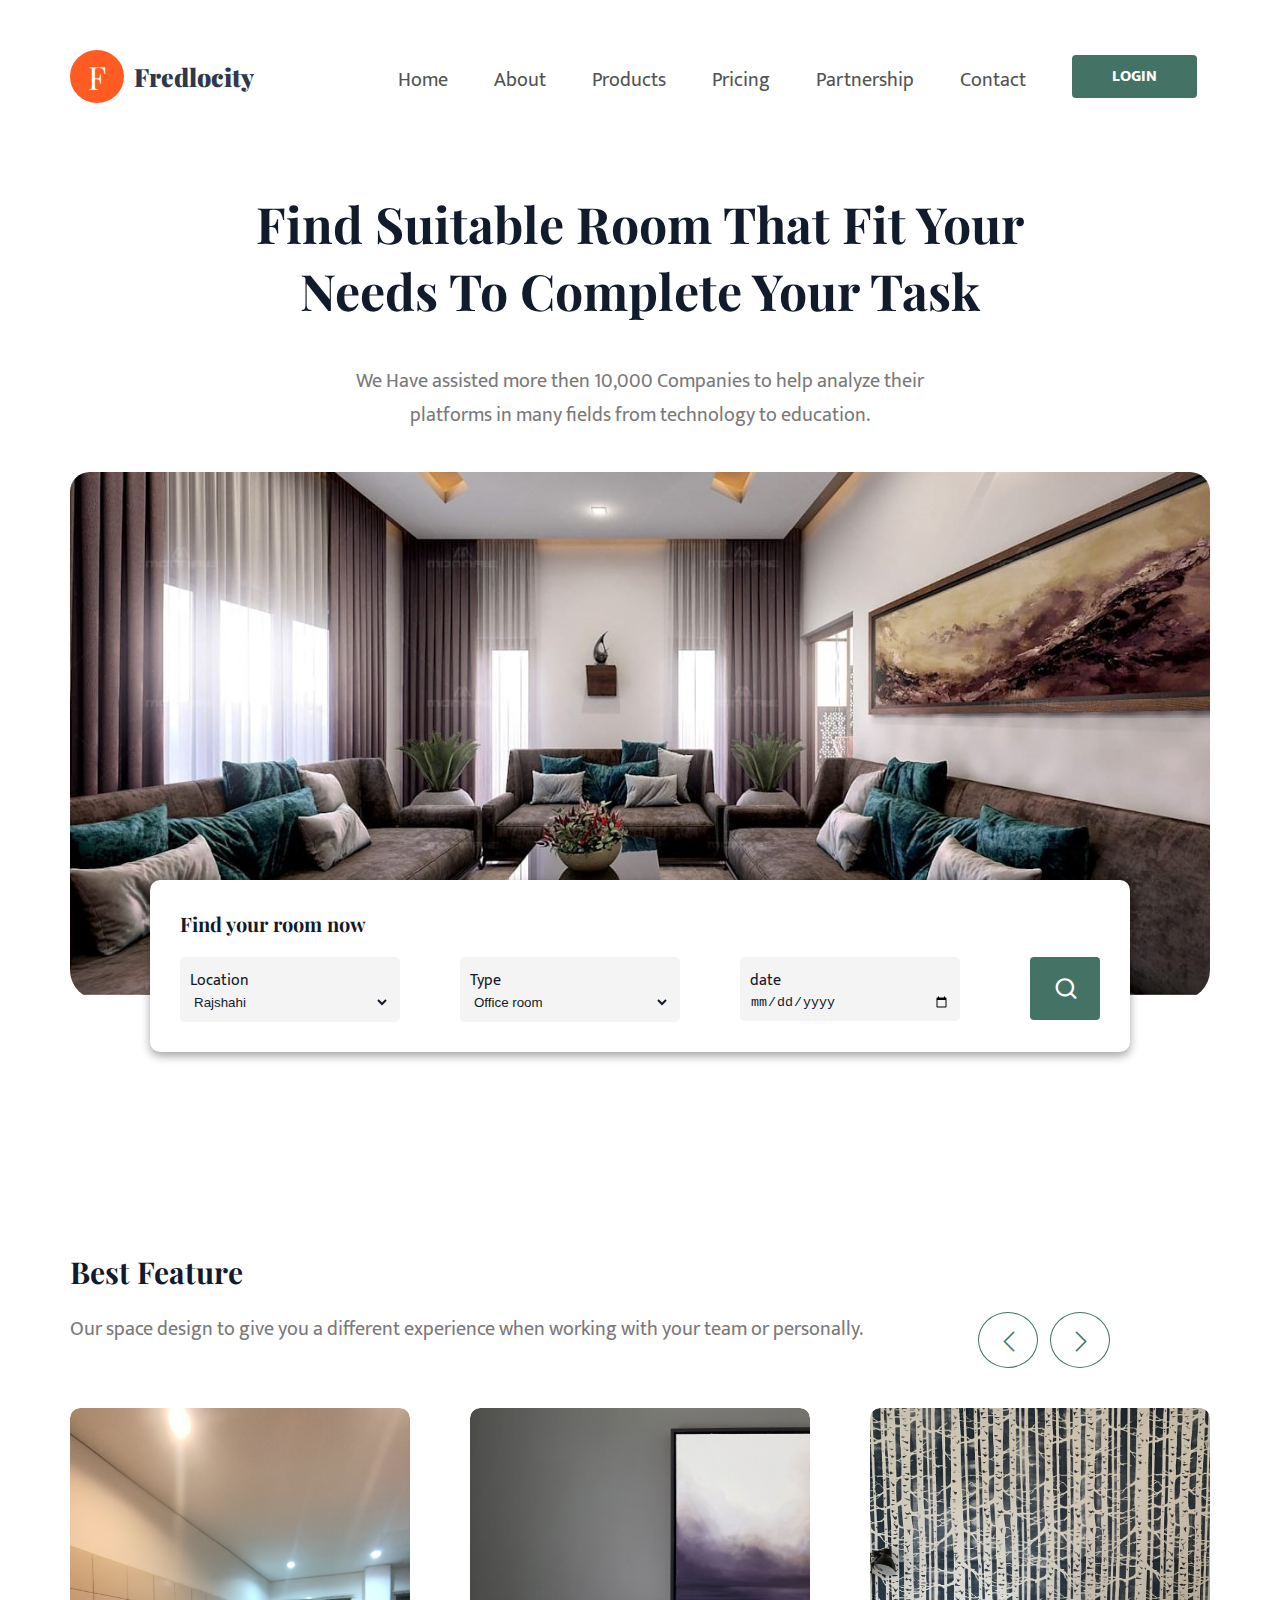
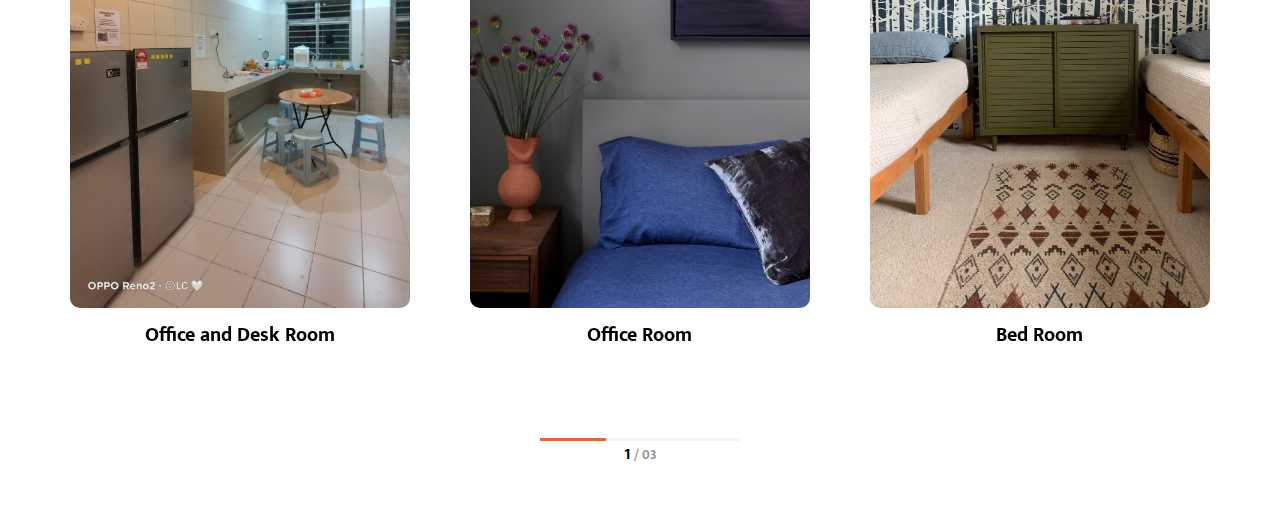
<file: index.html>
<!DOCTYPE html>
<html lang="en">

<head>
    <meta charset="UTF-8">
    <meta name="viewport" content="width=device-width, initial-scale=1.0">
    <link rel="stylesheet" href="https://use.fontawesome.com/releases/v5.15.2/css/all.css" integrity="sha384-vSIIfh2YWi9wW0r9iZe7RJPrKwp6bG+s9QZMoITbCckVJqGCCRhc+ccxNcdpHuYu" crossorigin="anonymous">
    <link rel="stylesheet" href="vendors/css/flaticon.css">
    <link rel="stylesheet" href="vendors/css/grid.css">
    <link rel="stylesheet" href="resources/css/style.css">
    <title>Fredlocity | Find Suitable Room</title>
</head>

<body>
    <header class="section-header">
        <div class="row">
            <div class="col-1-of-4">
                <div class="logo">
                    <h1 class="heading-logo"> <span class="logo-image">F</span> Fredlocity</h1>
                </div>
            </div>
            <div class="col-3-of-4">
                <nav class="main-menu clearfix">
                    <ul class="main-menu-item">
                        <li><a href="#">Home</a></li>
                        <li><a href="#">About</a></li>
                        <li><a href="#">Products</a></li>
                        <li><a href="#">Pricing</a></li>
                        <li><a href="#">Partnership</a></li>
                        <li><a href="#">Contact</a></li>
                        <li><a href="#" class="btn btn-green">Login</a></li>
                    </ul>
                </nav>
            </div>
        </div>
    </header>
    <main>
        <section class="hero-section">
            <div class="row">
                <div class="hero-heading">
                    <h1 class="heading-primary">Find Suitable Room That Fit Your Needs To Complete Your Task</h1>
                    <p class="primary-heading-paragraph">We Have assisted more then 10,000 Companies to help analyze
                        their platforms in many fields from technology to education.</p>
                </div>
                <div class="hero-image"><img src="resources/images/hero.jpg" alt="hero image"></div>
            </div>
        </section>
        <section class="float-section">
            <div class="row">
                <div class="float-box clearfix">
                    <h1 class="float-box-header">Find your room now</h1>
                    <form action="post">
                        <div class="col-custom">
                            <div class="select-box">
                                <label for="location"> Location</label><br>
                                <select name="select" id="select">
                                    <option value="bangladesh">Rajshahi</option>
                                    <option value="bangladesh">Dhaka</option>
                                    <option value="bangladesh">Natore</option>
                                    <option value="bangladesh">Comilla</option>
                                    <option value="bangladesh">Jasshore</option>
                                </select>
                            </div>
                        </div>
                        <div class="col-custom">
                            <div class="select-box">
                                <label for="Type"> Type</label><br>
                                <select name="select" id="select">
                                    <option value="bangladesh">Office room</option>
                                    <option value="bangladesh">Class room</option>
                                    <option value="bangladesh">Living room</option>
                                    <option value="bangladesh">Namaz room</option>
                                    <option value="bangladesh">Play ground</option>
                                </select>
                            </div>
                        </div>
                        <div class="col-custom">
                            <div class="select-box">
                                <label for="dates">date</label><br>
                                <input type="date">
                            </div>
                        </div>
                        <button class="btn btn-search"><i class="flaticon-search configure"></i></button>
                    </form>
                </div>
            </div>
        </section>
        <section class="section-feature">
            <div class="row">
                <h1 class="feature-heading">Best Feature</h1>
                <div class="col-3-of-4">
                    <p class="feature-heading-paragraph">Our space design to give you a different experience when
                        working with your team or personally.</p>
                </div>
                <div class="col-1-of-6">
                    <div class="btn-arrow clearfix">
                        <button class="btn-previus"><i class="flaticon-left-arrow"></i></button>
                        <button class="btn-next"><i class="flaticon-next"></i></button>
                    </div>
                </div>
                <div class="col-1-of-3">
                    <div class="card">
                        <div class="card-side card-side-front">
                            <div class="card-image">
                                <img src="resources/images/card-1.jpg" alt="card-1">
                            </div>
                            <h5 class="card-heading">Office and Desk Room</h5>
                        </div>
                        <div class="card-side card-side-back clearfix">
                            <span class="pattern pattern-big"></span>
                            <div class="card-info">
                                <h1 class="card-heading-info">Office and Desk Room</h1>
                                <p class="card-heading-paragraph">available desk space, Good furnishing, Modern Look, Wifi Support, 24 Hours electricity, and many more things.</p>
                            </div>
                            <div class="pattern pattern-small"></div>
                            <a href="#" class="btn btn-card">Check Avaibility <i class="fas fa-chevron-right circle"></i></a>
                        </div>
                    </div>
                </div>
                <div class="col-1-of-3">
                    <div class="card">
                        <div class="card-side card-side-front">
                            <div class="card-image">
                                <img src="resources/images/card-2.jpg" alt="card-1">
                            </div>
                            <h5 class="card-heading">Office Room</h5>
                        </div>
                        <div class="card-side card-side-back clearfix">
                            <span class="pattern pattern-big"></span>
                            <div class="card-info">
                                <h1 class="card-heading-info">Office Room</h1>
                                <p class="card-heading-paragraph">available desk space, Good furnishing, Modern Look, Wifi Support, 24 Hours electricity, and many more things.</p>
                            </div>
                            <div class="pattern pattern-small"></div>
                            <a href="#" class="btn btn-card">Check Avaibility <i class="fas fa-chevron-right circle"></i></a>
                        </div>
                    </div>
                </div>
                <div class="col-1-of-3">
                    <div class="card">
                        <div class="card-side card-side-front">
                            <div class="card-image">
                                <img src="resources/images/card-3.jpg" alt="card-1">
                            </div>
                            <h5 class="card-heading">Bed Room</h5>
                        </div>
                        <div class="card-side card-side-back clearfix">
                            <span class="pattern pattern-big"></span>
                            <div class="card-info">
                                <h1 class="card-heading-info">Bed Room</h1>
                                <p class="card-heading-paragraph">available desk space, Good furnishing, Modern Look, Wifi Support, 24 Hours electricity, and many more things.</p>
                            </div>
                            <div class="pattern pattern-small"></div>
                            <a href="#" class="btn btn-card">Check Avaibility <i class="fas fa-chevron-right circle"></i></a>
                        </div>
                    </div>
                </div>
            </div>
            <div class="vertical-scrolbar">
                <div class="active-scroller"></div>
                    <h5 class="scroll-number">1<span class="scroll-span"> / 03</span></h5>
            </div>

        </section>
    </main>
</body>

</html>
</file>
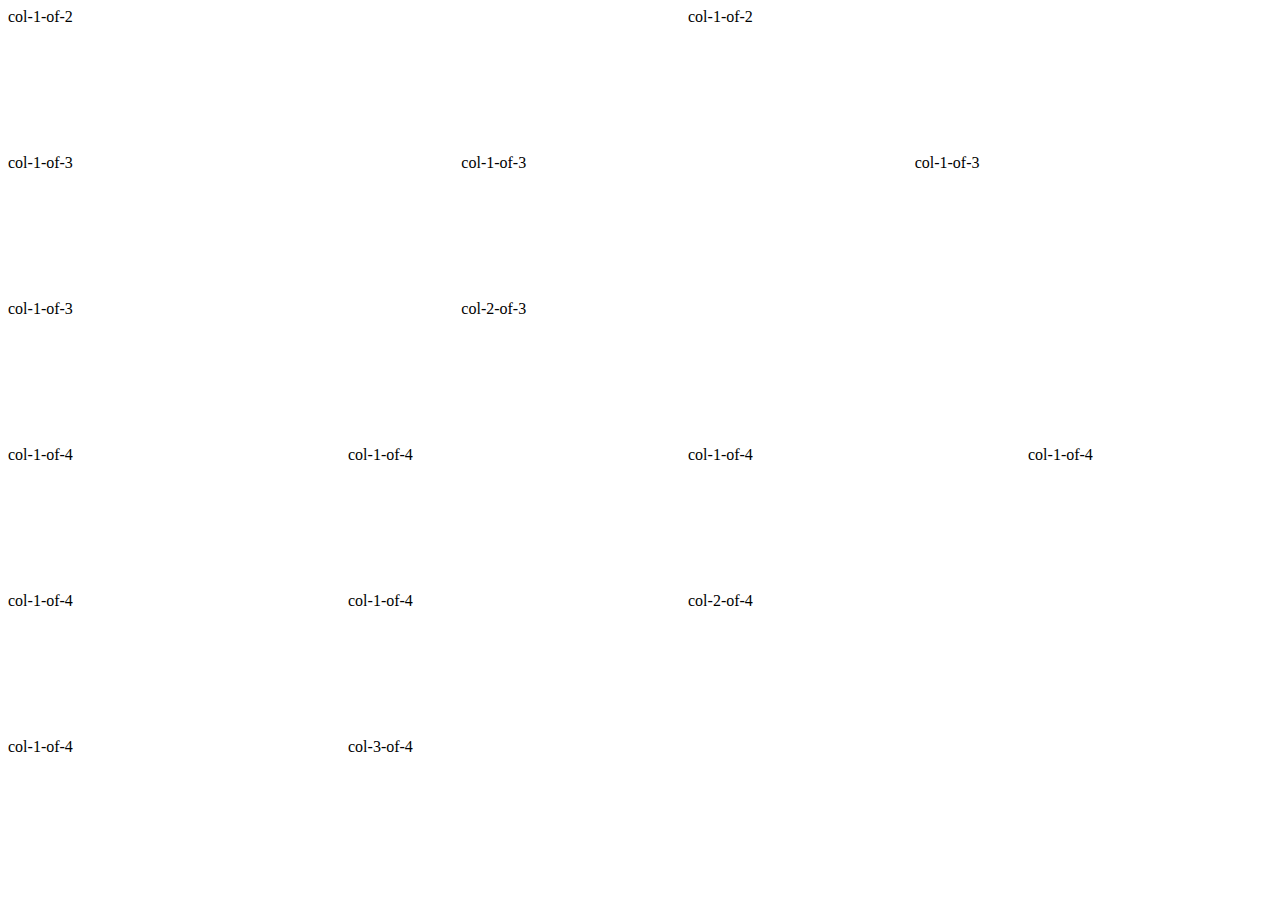
<file: vendors/css/index.html>
<!DOCTYPE html>
<html lang="en">
<head>
    <meta charset="UTF-8">
    <meta name="viewport" content="width=device-width, initial-scale=1.0">
    <link rel="stylesheet" href="grid.css">
    <title>Document</title>
    <style>
        .container{
            position: absolute;
            top: 50%;
            left: 50%;
            transform: translate(-50%, -50%);
        }
        /* .perspective{
            background-image: url(https://www.theprogress.com/wp-content/uploads/2020/04/21333414_web1_200420-CRM-earth-day-EARTHDAY_1.jpg);
             height: 500px;
             width: 800px;
             transform: perspective(1000px) rotateY(-30deg);

        } */
    </style>
</head>
<body>


<div class="container"><div class="perspective"></div></div>
























    <section class="grid-test">
        <div class="row">
            <div class="col-1-of-2">
                col-1-of-2
            </div>
            <div class="col-1-of-2">
                col-1-of-2
            </div>
        </div>
        <div class="row">
            <div class="col-1-of-3">
                col-1-of-3
            </div>
            <div class="col-1-of-3">
                col-1-of-3
            </div>
            <div class="col-1-of-3">
                col-1-of-3
            </div>
        </div>
        <div class="row">
            <div class="col-1-of-3">
                col-1-of-3
            </div>
            <div class="col-2-of-3">
                col-2-of-3
            </div>
        </div>
        <div class="row">
            <div class="col-1-of-4">
                col-1-of-4
            </div>
            <div class="col-1-of-4">
                col-1-of-4
            </div>
            <div class="col-1-of-4">
                col-1-of-4
            </div>
            <div class="col-1-of-4">
                col-1-of-4
            </div>
        </div>
        <div class="row">
            <div class="col-1-of-4">
                col-1-of-4
            </div>
            <div class="col-1-of-4">
                col-1-of-4
            </div>
            <div class="col-2-of-4">
                col-2-of-4
            </div>
        </div>

        <div class="row">
            <div class="col-1-of-4">
                col-1-of-4
            </div>
            <div class="col-3-of-4">
                col-3-of-4
            </div>
        </div>

    </section>
</body>
</html>
</file>
<file: vendors/css/flaticon.css>
/*
  	Flaticon icon font: Flaticon
  	Creation date: 18/01/2021 20:35
  	*/

@font-face {
  font-family: "Flaticon";
  src: url("../fonts/Flaticon.eot");
  src: url("../fonts/Flaticon.eot?#iefix") format("embedded-opentype"),
       url("../fonts/Flaticon.woff2") format("woff2"),
       url("../fonts/Flaticon.woff") format("woff"),
       url("../fonts/Flaticon.ttf") format("truetype"),
       url("../fonts/Flaticon.svg#Flaticon") format("svg");
  font-weight: normal;
  font-style: normal;
}

@media screen and (-webkit-min-device-pixel-ratio:0) {
  @font-face {
    font-family: "Flaticon";
    src: url("./Flaticon.svg#Flaticon") format("svg");
  }
}

[class^="flaticon-"]:before, [class*=" flaticon-"]:before,
[class^="flaticon-"]:after, [class*=" flaticon-"]:after {   
  font-family: Flaticon;
        font-size: 20px;
font-style: normal;
margin-left: 20px;
}

.flaticon-search:before { content: "\f100"; }
.flaticon-next:before { content: "\f101"; }
.flaticon-left-arrow:before { content: "\f102"; }
.flaticon-down-arrow:before { content: "\f103"; }
</file>
<file: vendors/css/grid.css>
/*----------------------------
------- GRID-LAYOUT -------
----------------------------*/
.row {
  max-width: 114rem;
  margin: 0 auto; }
  .row:not(:last-child) {
    margin-bottom: 8rem; }
  .row::after {
    content: "";
    display: table;
    clear: both; }
  .row [class^="col-"] {
    float: left; }
    .row [class^="col-"]:not(:last-child) {
      margin-right: 6rem; }
  .row .col-1-of-2 {
    width: calc((100% - 6rem) / 2); }
  .row .col-1-of-3 {
    width: calc((100% - 2 * 6rem) / 3); }
  .row .col-1-of-4 {
    width: calc((100% - 3 * 6rem) / 4); }
  .row .col-1-of-5 {
    width: calc((100% - 4 * 6rem) / 5); }
  .row .col-1-of-6 {
    width: calc((100% - 5 * 6rem) / 6); }
  .row .col-2-of-3 {
    width: calc( 2 * ((100% - 2 * 6rem) / 3) + 6rem); }
  .row .col-2-of-4 {
    width: calc(2 * ((100% - 3 * 6rem) / 4) + 6rem); }
  .row .col-3-of-4 {
    width: calc(3 * ((100% - 3 * 6rem) / 4) + 2 * 6rem); }
</file>
<file: resources/css/style.css>
/*----------------------------
-------- GOOGLE FONT --------
----------------------------*/
@import url('https://fonts.googleapis.com/css2?family=Fraunces:ital,wght@0,100;0,200;0,300;0,400;0,500;0,600;0,700;1,100;1,200;1,300;1,400;1,500;1,600&family=Mukta:wght@200;300;400;500;600;700&family=Playfair+Display:ital,wght@0,400;0,500;0,600;0,700;0,800;0,900;1,400;1,500;1,600;1,700;1,800;1,900&display=swap');
@import url('https://fonts.googleapis.com/css2?family=Fraunces:ital,wght@0,100;0,200;0,300;0,400;0,500;0,600;0,700;1,100;1,200;1,300;1,400;1,500;1,600&family=Playfair+Display:ital,wght@0,400;0,500;0,600;0,700;0,800;0,900;1,400;1,500;1,600;1,700;1,800;1,900&display=swap');


/*----------------------------
------- COLOR VARIABLE -------
----------------------------*/
/* 
primary-background: #FFFFFF;
primary-color: #FF5B22;
logo-color: #2E394D;
primary-heading: #121B2B;
primary-heading-1:#1B4063; 
button-color: #447265;
text-color: #585353;
*/


/*----------------------------
------- BASE -------
----------------------------*/
*,
*::after,
*::before {
    padding: 0;
    margin: 0;
    box-sizing: border-box;
}

html {
    font-size: 10px;
}

body {
    font-family: 'Mukta', sans-serif;
}

h1 {
    font-family: 'Playfair Display', serif;
}

a,
a:link,
a:visited {
    text-decoration: none;
}

ul {
    list-style: none;
}

/*----------------------------
------- COMPONENT -------
----------------------------*/
.btn,
.btn:link,
.btn:visited {
    font-weight: 900;
    text-transform: uppercase;
    border-radius: 3px;
    -webkit-border-radius: 4px;
    -moz-border-radius: 3px;
    -ms-border-radius: 3px;
    -o-border-radius: 3px;
    display: inline;
    transition: all .3s;
    -webkit-transition: all .3s;
    -moz-transition: all .3s;
    -ms-transition: all .3s;
    -o-transition: all .3s;
    backface-visibility: hidden;
    -webkit-backface-visibility: hidden;
}


.btn-green:active {
    box-shadow: 0 .5rem 1rem #0000005c;
}

.btn-green {
    padding: 8px 4rem;
    background-color: #447265;
    color: #fff !important;
    font-size: 1.6rem !important;
    border: none !important;
}

.btn-green:hover {
    box-shadow: 0px 4px 10px 0px #0000005c;
}

.btn-search {
    color: #fff !important;
    padding: 2rem 2.4rem 2rem 6px;
    background-color: #447265;
    border: none;
    outline: none;
    text-align: center;
    float: right;
}

button {
    border: none;
    outline: none;
    text-align: center;
}

.clearfix::after {
    content: "";
    display: table;
    clear: both;
}

.btn-arrow {
    float: right;
    margin-bottom: 4rem;
}

.btn-next,
.btn-previus {
    background: none;
    border: 1px solid #447265;
    padding: 17px 18px 14px 0px;
    border-radius: 100%;
    color: #447265;
    -webkit-border-radius: 100%;
    -moz-border-radius: 100%;
    -ms-border-radius: 100%;
    -o-border-radius: 100%;
    transition: all .2s;
    -webkit-transition: all .2s;
    -moz-transition: all .2s;
    -ms-transition: all .2s;
    -o-transition: all .2s;
}

.btn-next:hover,
.btn-previus:hover {
    background-color: #447265;
    color: #fff;
}

.btn-previus {
    margin-right: 1rem;
}

.pattern {
    background-color: #FF5B22;
  opacity: 0.4;
  background-size: 15px 15px;
  background-image: repeating-linear-gradient(45deg, #fff 0, #fff 1.5px, #ff5820 0, #ff5820 50%);
  float: right;
}

.pattern-big {
    height: 10rem;
    width: 10rem;
    position: absolute;
    top: 2rem;
    right: 2rem;
}

.pattern-small {
    height: 5rem;
    width: 5rem;
    position: absolute;
    top: 35rem;
    left: 4rem;
}
.btn-card{
    text-transform: capitalize !important;
    font-size: 1.4rem;
    padding: 1.3rem 1.3rem;
    background-color:#FFF;
    position: absolute;
    bottom: 10%;
    left: 50%;
    transform: translate(-50%, 30%);
    color: #447265;
    border-radius: 5rem !important;
    -webkit-border-radius: 50%;
    -moz-border-radius: 50%;
    -ms-border-radius: 50%;
    -o-border-radius: 50%;
}
.circle{
    background-color: #447265;
    color: #fff;
    padding: 5px 8px;
    border-radius: 50%;
    -webkit-border-radius: 50%;
    -moz-border-radius: 50%;
    -ms-border-radius: 50%;
    -o-border-radius: 50%;
    margin-left: 5px;
}
/*----------------------------
------- TYPOGRAPHY -------
----------------------------*/
.heading-logo {
    color: #2E394D;
    font-size: 2.5rem;
    font-weight: 900;
    display: flex;
    align-items: center;
    vertical-align: middle;
}

.heading-primary {
    font-size: 5rem;
    padding: 0 15rem;
    color: #121B2B;
    margin-bottom: 4rem;
}

.primary-heading-paragraph {
    color: #7b7979;
    font-size: 2rem;
    padding: 0 27rem;
    margin-bottom: 4rem;
}

.float-box-header {
    font-size: 2rem;
    color: #121B2B;
    margin-bottom: 2rem;
}

.feature-heading {
    font-size: 3rem;
    color: #121B2B;
    margin-bottom: 2rem;
}

.feature-heading-paragraph {
    color: #7b7979;
    font-size: 2rem;
}

.card-heading {
    font-size: 2rem;
    margin-top: 1rem;
}

.card-heading-info{
    color: #FFFFFF;
    font-size: 2.6rem;
    font-weight: 500;
    margin-bottom: 2rem;
    font-family: 'Mukta', sans-serif;
}
.card-heading-paragraph{
    color: #fff;
    font-size: 1.4rem;
}

.scroll-number{
    font-size: 1.6rem
}
.scroll-span{
    font-size: 1.3rem;
    color: #969595;
}



/*----------------------------
------- HEADING SECTION -------
----------------------------*/

.section-header {
    padding: 5rem 0px 8rem 0;
}

/* .logo{
    text-align: center;
} */
.logo-image {
    color: #fff;
    background-color: #FF5B22;
    padding: 5px 1.8rem;
    border-radius: 50%;
    -webkit-border-radius: 50%;
    -moz-border-radius: 50%;
    -ms-border-radius: 50%;
    -o-border-radius: 50%;
    font-weight: 200;
    font-size: 3.2rem;
    margin: 0 1rem 0px 0px;
}

/* .main-menu{
margin-right: -11rem;
} */

.main-menu-item {
    float: right;
}

.main-menu-item li {
    float: left;
    padding: 1.3rem;
}

.main-menu-item li a {
    font-size: 2rem;
    color: #535353;
    transition: all .5s;
    -webkit-transition: all .5s;
    -moz-transition: all .5s;
    -ms-transition: all .5s;
    -o-transition: all .5s;
    backface-visibility: hidden;
    -webkit-backface-visibility: hidden;
}

.main-menu-item li a:hover {
    border-bottom: 1px solid #447265;
}

.main-menu-item li:not(:last-child) {
    margin-right: 2rem;
}

/*----------------------------
------- HERO SECTION -------
----------------------------*/

.hero-heading {
    text-align: center;
    margin: 0;

}

.hero-image {
    border-radius: 2rem;
    -webkit-border-radius: 2rem;
    -moz-border-radius: 2rem;
    -ms-border-radius: 2rem;
    -o-border-radius: 2rem;
    border-bottom-left-radius: 3rem;
    border-bottom-right-radius: 3rem;
    overflow: hidden;
}

.hero-image img {
    width: 100%;
}

/*----------------------------
------- FLOAT SECTION -------
----------------------------*/
.float-section {
    position: relative;
    top: -12rem;
}

.col-custom {
    width: 22rem;
}

.float-box {
    margin: 0 8rem;
    padding: 3rem;
    border-radius: 1rem;
    box-shadow: 0px 4px 10px 0px #0000005c;
    -webkit-border-radius: 1rem;
    -moz-border-radius: 1rem;
    -ms-border-radius: 1rem;
    -o-border-radius: 1rem;
    background-color: #fff;
}

label {
    font-size: 1.6rem;
    color: #121B2B;
}

.select-box {
    width: 100%;
    padding: 1rem;
    background-color: #F4F4F4;
    border-radius: 5px;
    -webkit-border-radius: 5px;
    -moz-border-radius: 5px;
    -ms-border-radius: 5px;
    -o-border-radius: 5px;
}

select {
    border: none;
    outline: none;
    width: 100%;
    border: none;
    outline: none;
    background-color: #F4F4F4;
    color: #121B2B;
}

input[type="date"] {
    border: none;
    outline: none;
    width: 100%;
    border: none;
    outline: none;
    background-color: #F4F4F4;
    color: #121B2B;
}

/*----------------------------
------- FEATURE SECTION -------
----------------------------*/
.section-feature {
    padding: 8rem 0;
}

.card {
    perspective: 150rem;
    height: 55rem;
    position: relative;
}

.card-side {
    height: 55rem;
    transition: all .8s ease;
    -webkit-transition: all .8s ease;
    -moz-transition: all .8s ease;
    -ms-transition: all .8s ease;
    -o-transition: all .8s ease;
    position: absolute;
    top: 0;
    left: 0;
    width: 100%;
    border-radius: 1rem;
    -webkit-border-radius: 1rem;
    -moz-border-radius: 1rem;
    -ms-border-radius: 1rem;
    -o-border-radius: 1rem;
    backface-visibility: hidden;
    -webkit-backface-visibility: hidden;
    overflow: hidden;
}

.card-image {
    height: 50rem;
    border-radius: 1rem;
    -webkit-border-radius: 1rem;
    -moz-border-radius: 1rem;
    -ms-border-radius: 1rem;
    -o-border-radius: 1rem;
    overflow: hidden;
}

.card-side img {
    height: 100%;
}

.card-side-front {
    text-align: center;
}

.card-side-back {
    background-color: #FF5B22;
    position: relative;
}

.card-side-back {
    transform: rotateY(180deg);
    -webkit-transform: rotateY(180deg);
    -moz-transform: rotateY(180deg);
    -ms-transform: rotateY(180deg);
    -o-transform: rotateY(180deg);
}

.card:hover .card-side-front {
    transform: rotateY(-180deg);
    -webkit-transform: rotateY(-180deg);
    -moz-transform: rotateY(-180deg);
    -ms-transform: rotateY(-180deg);
    -o-transform: rotateY(-180deg);
}

.card:hover .card-side-back {
    transform: rotateY(0);
    -webkit-transform: rotateY(0);
    -moz-transform: rotateY(0);
    -ms-transform: rotateY(0);
    -o-transform: rotateY(0);
}

.card-info{
    text-align: center;
    padding: 3rem;
    line-height: 3rem;
    position: absolute;
    top: 30%;
}
.flaticon-next{
    font-size: 1rem !important;
}
.vertical-scrolbar{
    width: 20rem;
    height: 3px;
    background-color: #F4F4F4;
    margin: 0 auto;
    text-align: center;
}
.active-scroller{
    width: 33%;
    height: 3px;
    background-color: #FF5B22;
}
</file>
